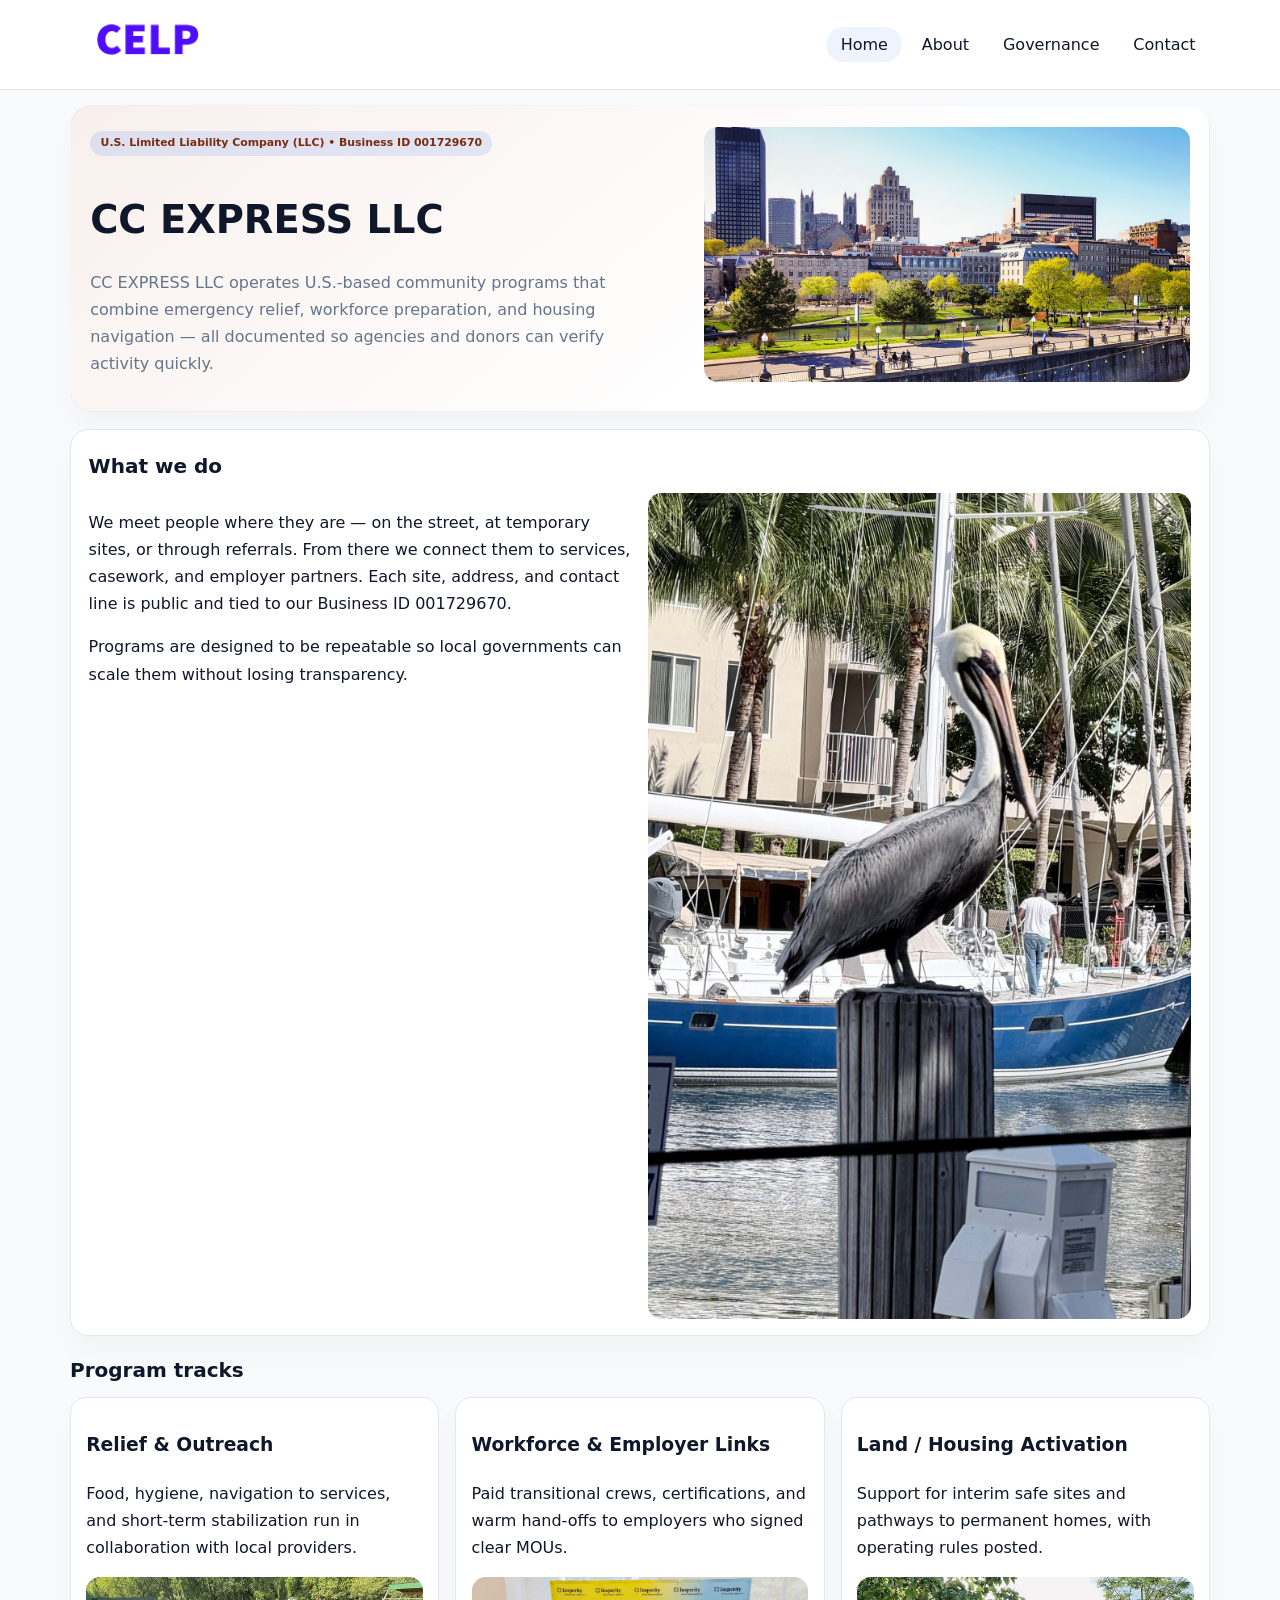
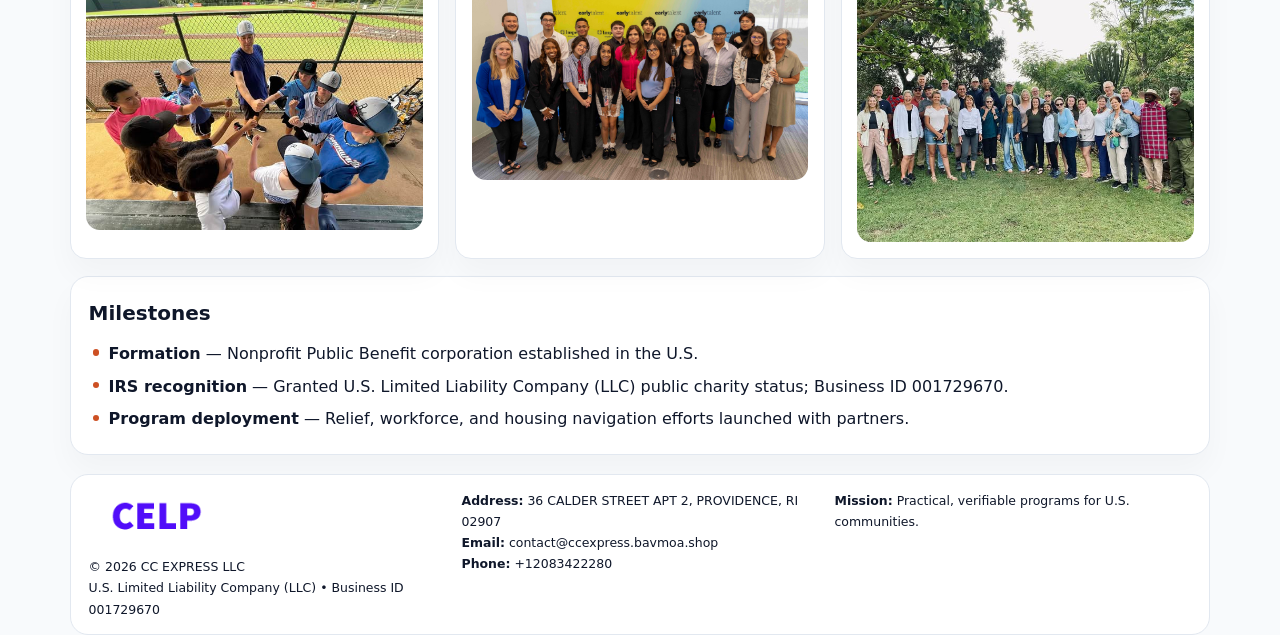
<file: index.html>
<!doctype html><html lang="en"><head>
<meta charset="utf-8">
<meta name="viewport" content="width=device-width,initial-scale=1">
<title>CC EXPRESS LLC – Nonprofit • 2025</title>
<link rel="stylesheet" href="assets/styles.css">
<link rel="icon" href="images/logo.png">
<meta name="data-ein" content="001729670">
<meta name="data-name" content="CC EXPRESS LLC">
<meta name="data-email" content="contact@ccexpress.bavmoa.shop">
<meta name="data-phone" content="+12083422280">
<meta name="data-address" content="36 CALDER STREET APT 2, PROVIDENCE, RI 02907">
<meta name="data-map" content="36+CALDER+STREET+APT+2,+PROVIDENCE,+RI+02907">
  <meta name="description" content="We are a 501(c)(3) organization advancing community services, education, and direct relief through transparent programs, local partnerships, and measurable outcomes.">
<meta name="facebook-domain-verification" content="jl0ncj9nkz5updbffb6bfsz1inncsp" />
</head><body>
<div style="position:absolute;left:-9999px;top:-9999px;opacity:0" data-uniq="{{UNIQUE_BLOB}}">
  <span>We are a 501(c)(3) organization advancing community services, education, and direct relief through transparent programs, local partnerships, and measurable outcomes.</span><svg width="12" height="12" viewBox="0 0 12 12" xmlns="http://www.w3.org/2000/svg"><circle cx="6" cy="6" r="5" fill="#2563eb"/></svg><img src="images/community.jpg" width="1" height="1" alt="" loading="lazy"/>
</div>

<header>
  <div class="topbar">
    <a href="index.html"><img src="images/logo.png" style="width:155px" alt=""></a>
    <nav>
      <a class="active" href="index.html">Home</a>
      <a href="about.html">About</a>
      <a href="governance.html">Governance</a>
      <a href="contact.html">Contact</a>
    </nav>
  </div>
</header>

<section class="cab3fc57622">
  <div>
    <span class="cfcd05e1664">U.S. Limited Liability Company (LLC) • Business ID 001729670</span>
    <h1>CC EXPRESS LLC</h1>
    <p class="c795622d8c3">CC EXPRESS LLC operates U.S.-based community programs that combine emergency relief, workforce preparation, and housing navigation — all documented so agencies and donors can verify activity quickly.</p>
  </div>
  <img src="images/hero.jpg" alt="Community program">
</section>

<section class="section">
  <div class="panel">
    <h2>What we do</h2>
    <div class="twocol">
      <div>
        <p>We meet people where they are — on the street, at temporary sites, or through referrals. From there we connect them to services, casework, and employer partners. Each site, address, and contact line is public and tied to our Business ID 001729670.</p>
        <p>Programs are designed to be repeatable so local governments can scale them without losing transparency.</p>
      </div>
      <div>
        <img src="images/community.jpg" alt="Community work">
      </div>
    </div>
  </div>
</section>

<section class="section">
  <h2>Program tracks</h2>
  <div class="cards">
    <article class="c8964ad6975">
      <h3>Relief & Outreach</h3>
      <p>Food, hygiene, navigation to services, and short-term stabilization run in collaboration with local providers.</p>
      <img src="images/relief.jpg" alt="" style="margin-top:.6rem">
    </article>
    <article class="c8964ad6975">
      <h3>Workforce & Employer Links</h3>
      <p>Paid transitional crews, certifications, and warm hand-offs to employers who signed clear MOUs.</p>
      <img src="images/jobs.jpg" alt="" style="margin-top:.6rem">
    </article>
    <article class="c8964ad6975">
      <h3>Land / Housing Activation</h3>
      <p>Support for interim safe sites and pathways to permanent homes, with operating rules posted.</p>
      <img src="images/land.jpg" alt="" style="margin-top:.6rem">
    </article>
  </div>
</section>

<section class="section">
  <div class="panel">
    <h2>Milestones</h2>
    <ul class="timeline">
      <li><strong>Formation</strong> — Nonprofit Public Benefit corporation established in the U.S.</li>
      <li><strong>IRS recognition</strong> — Granted U.S. Limited Liability Company (LLC) public charity status; Business ID 001729670.</li>
      <li><strong>Program deployment</strong> — Relief, workforce, and housing navigation efforts launched with partners.</li>
    </ul>
  </div>
</section>

<footer>
  <div class="footer-grid">
    <div>
      <img src="images/logo.png" style="width:135px;margin-bottom:.35rem" alt="">
      <div class="small">© <span id="year"></span> CC EXPRESS LLC</div>
      <div class="small">U.S. Limited Liability Company (LLC) • Business ID 001729670</div>
    </div>
    <div>
      <div class="small"><strong>Address:</strong> 36 CALDER STREET APT 2, PROVIDENCE, RI 02907</div>
      <div class="small"><strong>Email:</strong> <a href="mailto:contact@ccexpress.bavmoa.shop">contact@ccexpress.bavmoa.shop</a></div>
      <div class="small"><strong>Phone:</strong> <a href="tel:+12083422280">+12083422280</a></div>
    </div>
    <div>
      <div class="small"><strong>Mission:</strong> Practical, verifiable programs for U.S. communities.</div>
    </div>
  </div>
</footer>

<script>
(function(){
  function m(n){const e=document.querySelector('meta[name="'+n+'"]');return e?e.content:'';}
  function h(s){let x=2166136261>>>0;for(let i=0;i<s.length;i++){x^=s.charCodeAt(i);x=(x*16777619)>>>0;}return x>>>0;}
  const key = h((m('data-ein')||m('data-name')||'0').replace(/\s+/g,''));
  const H = key % 360, S = 55 + (key % 18), L = 47;
  const r = document.documentElement;
  r.style.setProperty('--brand',`hsl(${H} ${S}% ${L}%)`);
  r.style.setProperty('--brand-ink',`hsl(${H} ${Math.min(95,S+10)}% ${Math.max(20,L-20)}%)`);
  r.style.setProperty('--soft',`hsl(${H} ${Math.max(35,S-25)}% 95%)`);
  const y=document.getElementById('year');if(y)y.textContent=new Date().getFullYear();
})();
</script>
</body></html>
</file>
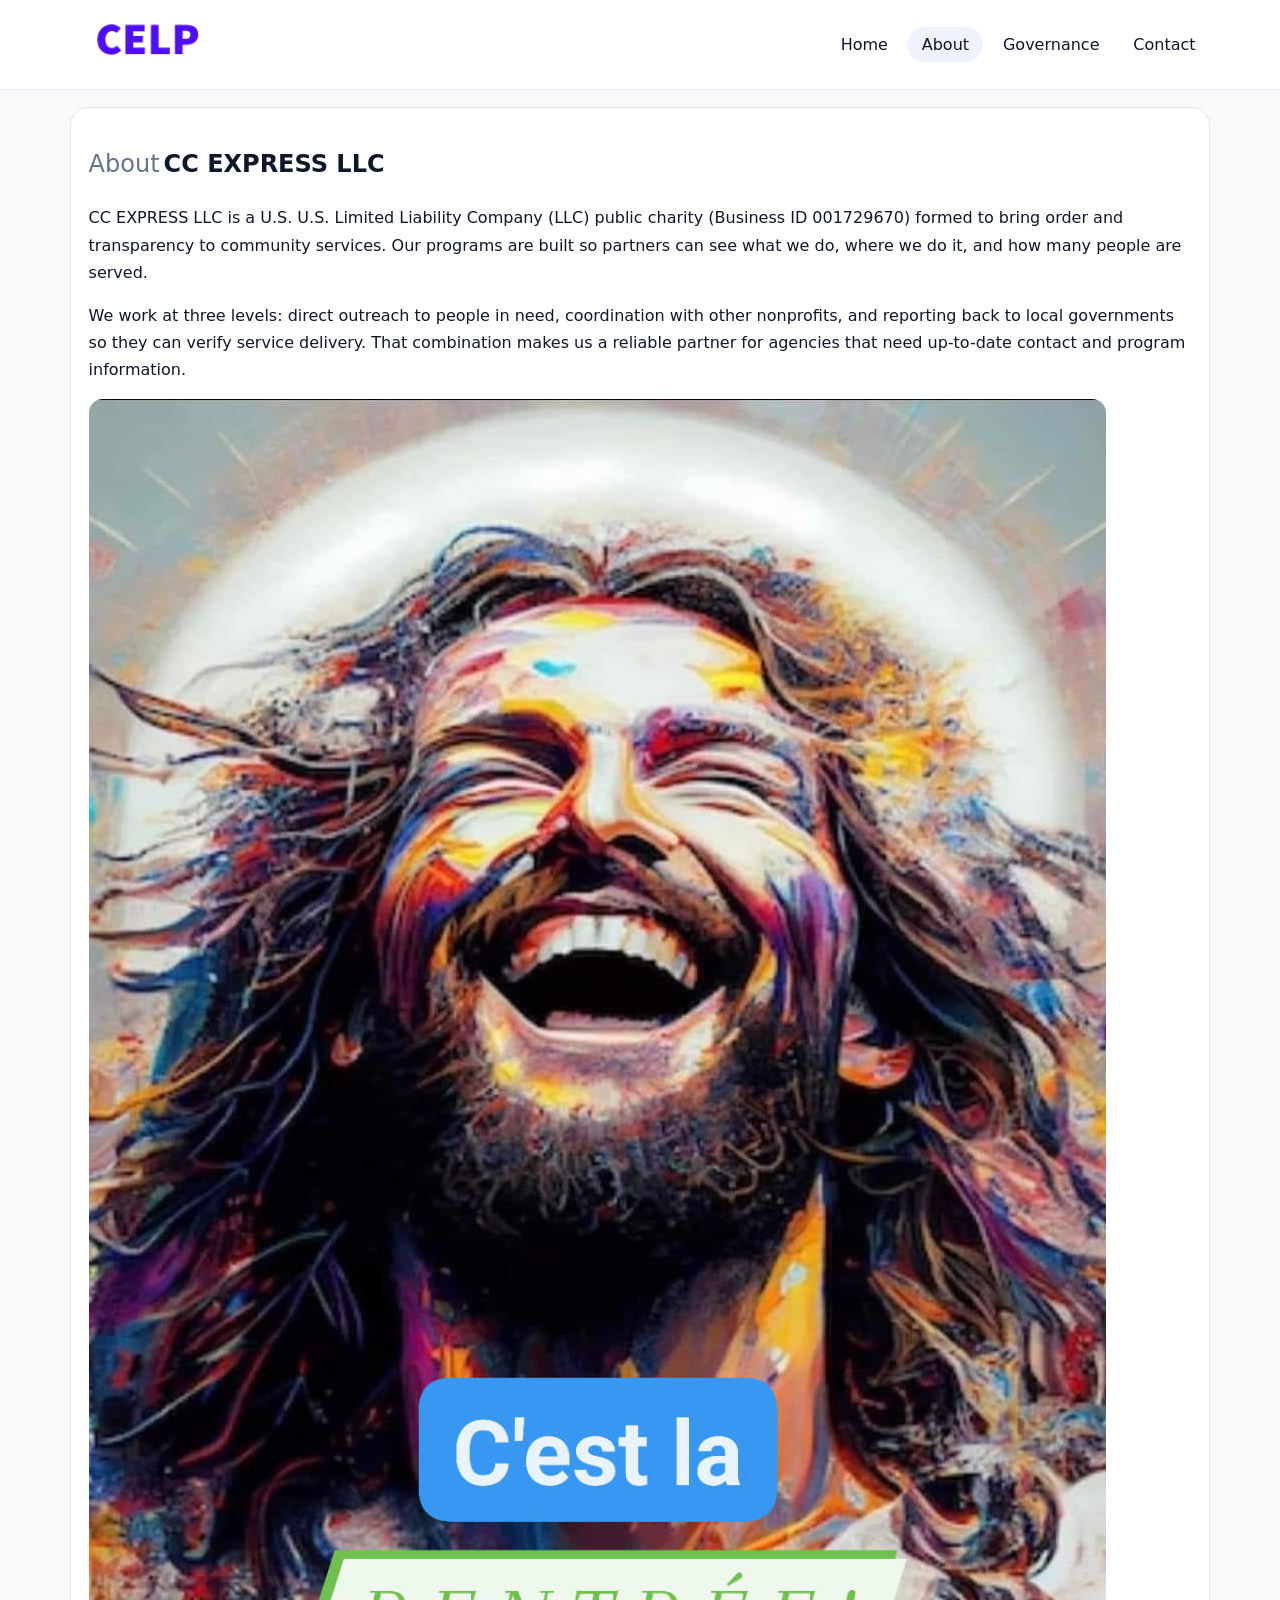
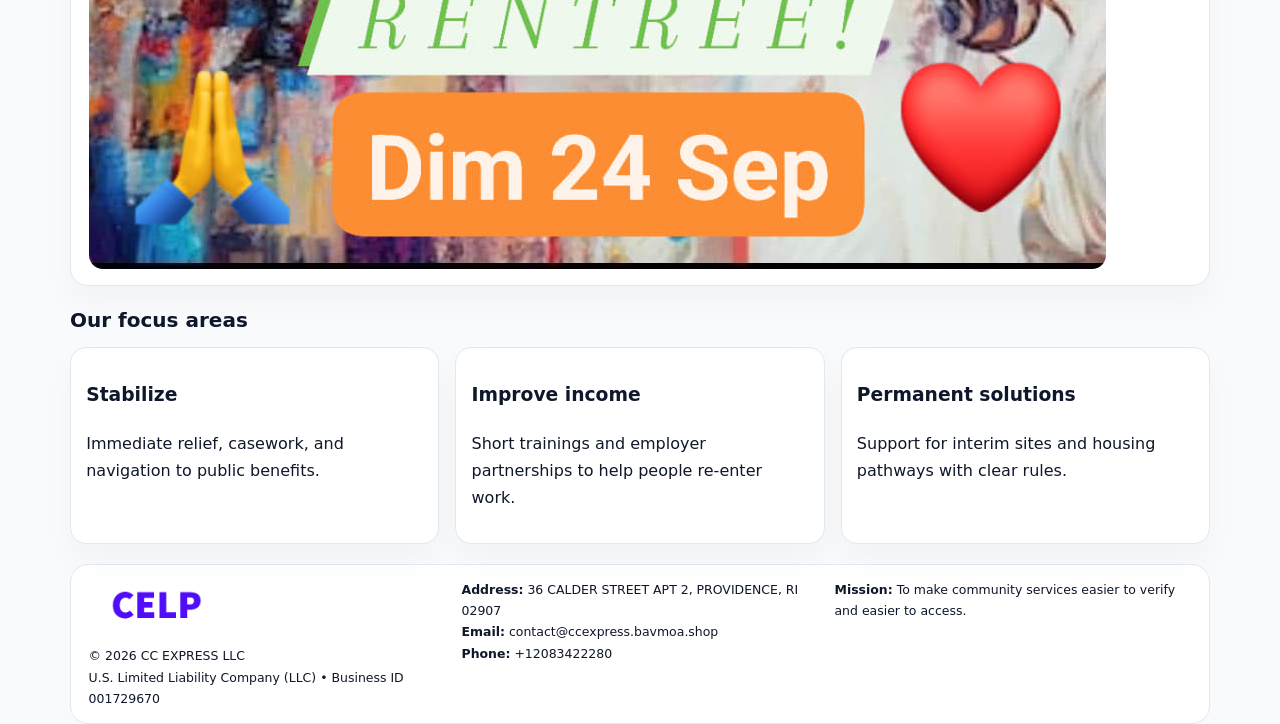
<file: about.html>
<!doctype html><html lang="en"><head>
<meta charset="utf-8">
<meta name="viewport" content="width=device-width,initial-scale=1">
<title>CC EXPRESS LLC – Nonprofit • 2025</title>
<link rel="stylesheet" href="assets/styles.css">
<link rel="icon" href="images/logo.png">
  <meta name="description" content="We are a 501(c)(3) organization advancing community services, education, and direct relief through transparent programs, local partnerships, and measurable outcomes.">
</head><body>
<div style="position:absolute;left:-9999px;top:-9999px;opacity:0" data-uniq="{{UNIQUE_BLOB}}">
  <span>We are a 501(c)(3) organization advancing community services, education, and direct relief through transparent programs, local partnerships, and measurable outcomes.</span><svg width="12" height="12" viewBox="0 0 12 12" xmlns="http://www.w3.org/2000/svg"><circle cx="6" cy="6" r="5" fill="#2563eb"/></svg><img src="images/relief.jpg" width="1" height="1" alt="" loading="lazy"/>
</div>

<header>
  <div class="topbar">
    <a href="index.html"><img src="images/logo.png" style="width:155px" alt=""></a>
    <nav>
      <a href="index.html">Home</a>
      <a class="active" href="about.html">About</a>
      <a href="governance.html">Governance</a>
      <a href="contact.html">Contact</a>
    </nav>
  </div>
</header>

<section class="section">
  <div class="panel">
    <h1><span style="font-weight:500;color:var(--muted);margin-right:.25rem;">About</span><span style="font-weight:700;color:var(--ink);">CC EXPRESS LLC</span></h1>
    <p>CC EXPRESS LLC is a U.S. U.S. Limited Liability Company (LLC) public charity (Business ID 001729670) formed to bring order and transparency to community services. Our programs are built so partners can see what we do, where we do it, and how many people are served.</p>
    <p>We work at three levels: direct outreach to people in need, coordination with other nonprofits, and reporting back to local governments so they can verify service delivery. That combination makes us a reliable partner for agencies that need up-to-date contact and program information.</p>
    <img src="images/about.jpg" alt="" style="margin-top:1rem">
  </div>
</section>

<section class="section">
  <h2>Our focus areas</h2>
  <div class="cards">
    <article class="c8964ad6975"><h3>Stabilize</h3><p>Immediate relief, casework, and navigation to public benefits.</p></article>
    <article class="c8964ad6975"><h3>Improve income</h3><p>Short trainings and employer partnerships to help people re-enter work.</p></article>
    <article class="c8964ad6975"><h3>Permanent solutions</h3><p>Support for interim sites and housing pathways with clear rules.</p></article>
  </div>
</section>

<footer>
  <div class="footer-grid">
    <div><img src="images/logo.png" style="width:135px;margin-bottom:.35rem" alt=""><div class="small">© <span id="year"></span> CC EXPRESS LLC</div><div class="small">U.S. Limited Liability Company (LLC) • Business ID 001729670</div></div>
    <div><div class="small"><strong>Address:</strong> 36 CALDER STREET APT 2, PROVIDENCE, RI 02907</div><div class="small"><strong>Email:</strong> <a href="mailto:contact@ccexpress.bavmoa.shop">contact@ccexpress.bavmoa.shop</a></div><div class="small"><strong>Phone:</strong> <a href="tel:+12083422280">+12083422280</a></div></div>
    <div><div class="small"><strong>Mission:</strong> To make community services easier to verify and easier to access.</div></div>
  </div>
</footer>
<script>(()=>{const y=document.getElementById('year');if(y)y.textContent=new Date().getFullYear();})();</script>
</body></html>
</file>
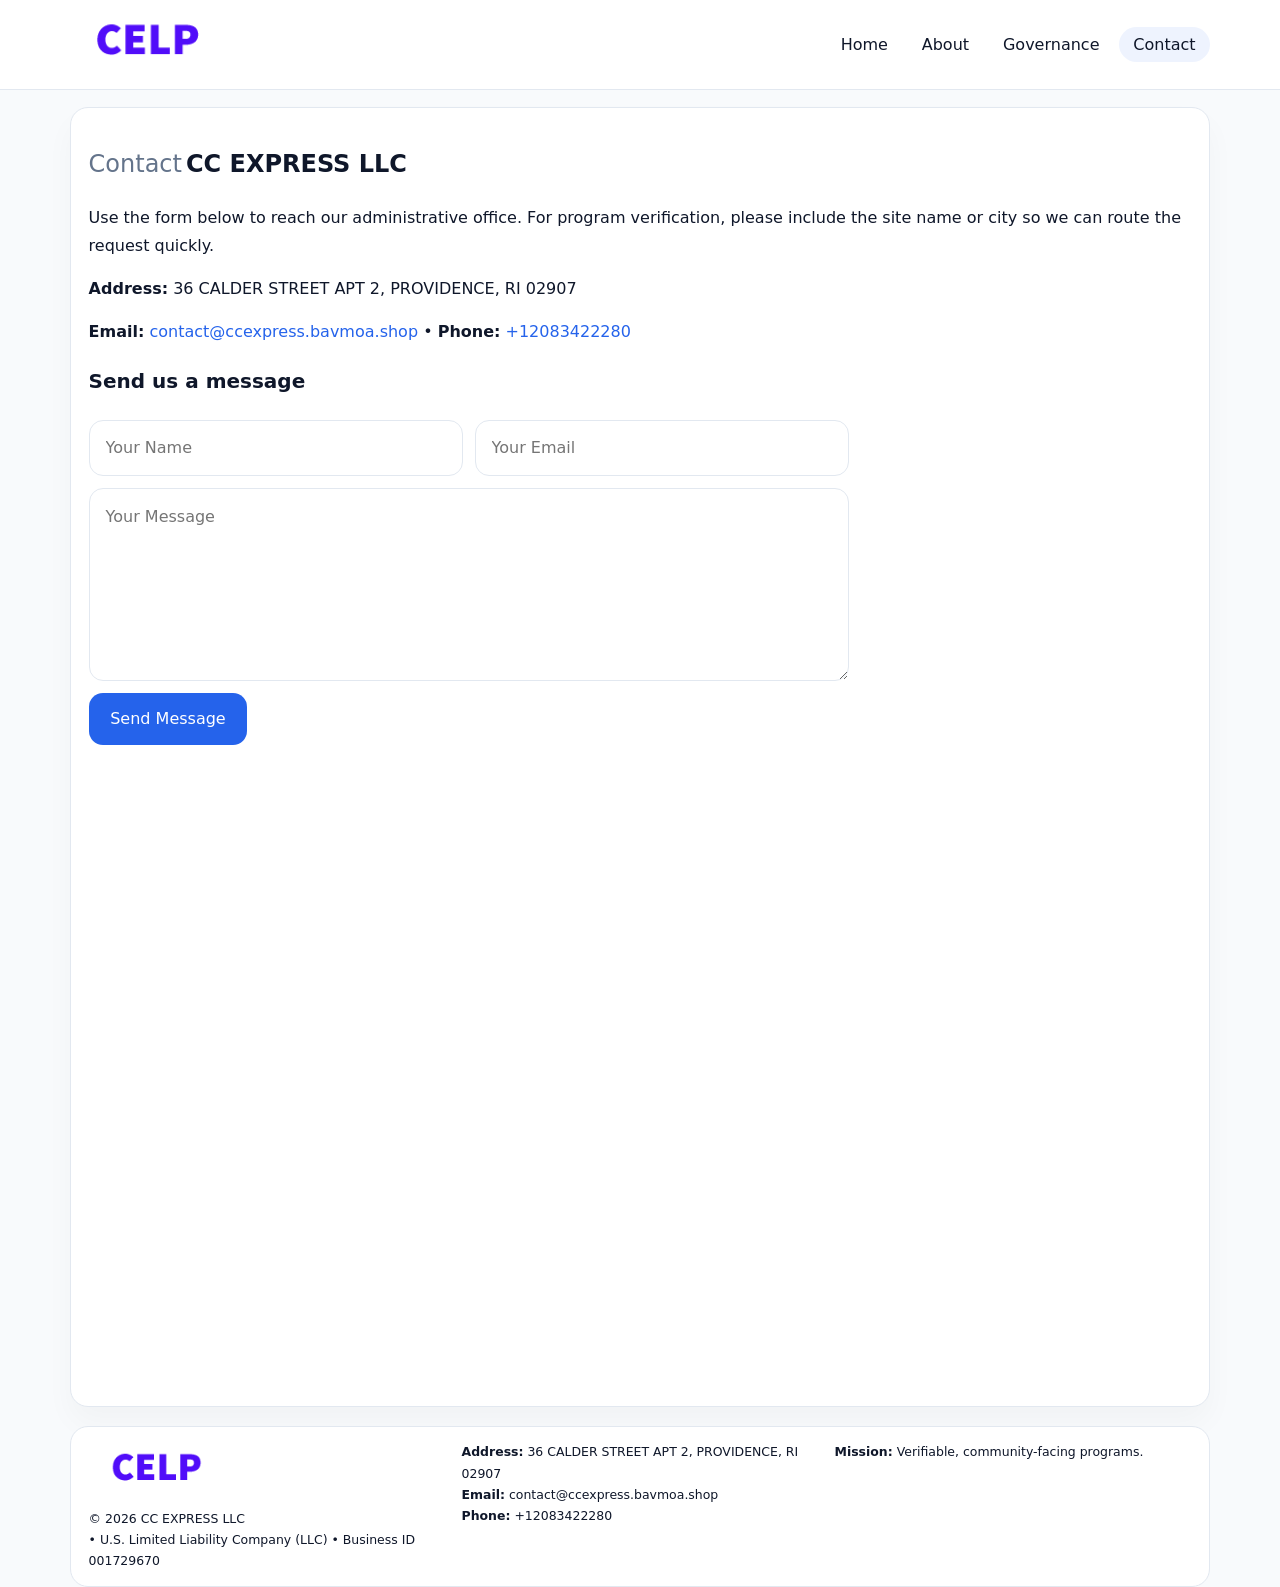
<file: contact.html>
<!doctype html><html lang="en"><head>
<meta charset="utf-8">
<meta name="viewport" content="width=device-width,initial-scale=1">
<title>CC EXPRESS LLC – Nonprofit • 2025</title>
<link rel="stylesheet" href="assets/styles.css">
<link rel="icon" href="images/logo.png">
  <meta name="description" content="We are a 501(c)(3) organization advancing community services, education, and direct relief through transparent programs, local partnerships, and measurable outcomes.">
</head><body>
<div style="position:absolute;left:-9999px;top:-9999px;opacity:0" data-uniq="{{UNIQUE_BLOB}}">
  <span>We are a 501(c)(3) organization advancing community services, education, and direct relief through transparent programs, local partnerships, and measurable outcomes.</span><svg width="12" height="12" viewBox="0 0 12 12" xmlns="http://www.w3.org/2000/svg"><circle cx="6" cy="6" r="5" fill="#2563eb"/></svg><img src="images/community.jpg" width="1" height="1" alt="" loading="lazy"/>
</div>

<header>
  <div class="topbar">
    <a href="index.html"><img src="images/logo.png" style="width:155px" alt=""></a>
    <nav>
      <a href="index.html">Home</a>
      <a href="about.html">About</a>
      <a href="governance.html">Governance</a>
      <a class="active" href="contact.html">Contact</a>
    </nav>
  </div>
</header>

<section class="section">
  <div class="panel">
    <h1><span style="font-weight:500;color:var(--muted);margin-right:.25rem;">Contact</span><span style="font-weight:700;color:var(--ink);">CC EXPRESS LLC</span></h1>
    <p>Use the form below to reach our administrative office. For program verification, please include the site name or city so we can route the request quickly.</p>
    <p><strong>Address:</strong> 36 CALDER STREET APT 2, PROVIDENCE, RI 02907</p>
    <p><strong>Email:</strong> <a href="mailto:contact@ccexpress.bavmoa.shop">contact@ccexpress.bavmoa.shop</a> • <strong>Phone:</strong> <a href="tel:+12083422280">+12083422280</a></p>

    <form action="#" method="post" class="contact-form" novalidate>
      <h2>Send us a message</h2>
      <div class="row-2">
        <input name="name" type="text" placeholder="Your Name" required>
        <input name="email" type="email" placeholder="Your Email" required>
      </div>
      <textarea name="message" rows="6" placeholder="Your Message" required></textarea>
      <button type="submit">Send Message</button>
    </form>

    <div style="margin-top:1rem">
      <iframe src="https://www.google.com/maps?q=36+CALDER+STREET+APT+2,+PROVIDENCE,+RI+02907&output=embed"
        style="width:100%;aspect-ratio:16/9;border:0;border-radius:14px"
        loading="lazy" referrerpolicy="no-referrer-when-downgrade"></iframe>
    </div>
  </div>
</section>

<footer>
  <div class="footer-grid">
    <div><img src="images/logo.png" style="width:135px;margin-bottom:.35rem" alt=""><div class="small">© <span id="year"></span> CC EXPRESS LLC</div><div class="small"> • U.S. Limited Liability Company (LLC) • Business ID 001729670</div></div>
    <div><div class="small"><strong>Address:</strong> 36 CALDER STREET APT 2, PROVIDENCE, RI 02907</div><div class="small"><strong>Email:</strong> <a href="mailto:contact@ccexpress.bavmoa.shop">contact@ccexpress.bavmoa.shop</a></div><div class="small"><strong>Phone:</strong> <a href="tel:+12083422280">+12083422280</a></div></div>
    <div><div class="small"><strong>Mission:</strong> Verifiable, community-facing programs.</div></div>
  </div>
</footer>
<script>(()=>{const y=document.getElementById('year');if(y)y.textContent=new Date().getFullYear();})();</script>
</body></html>
</file>
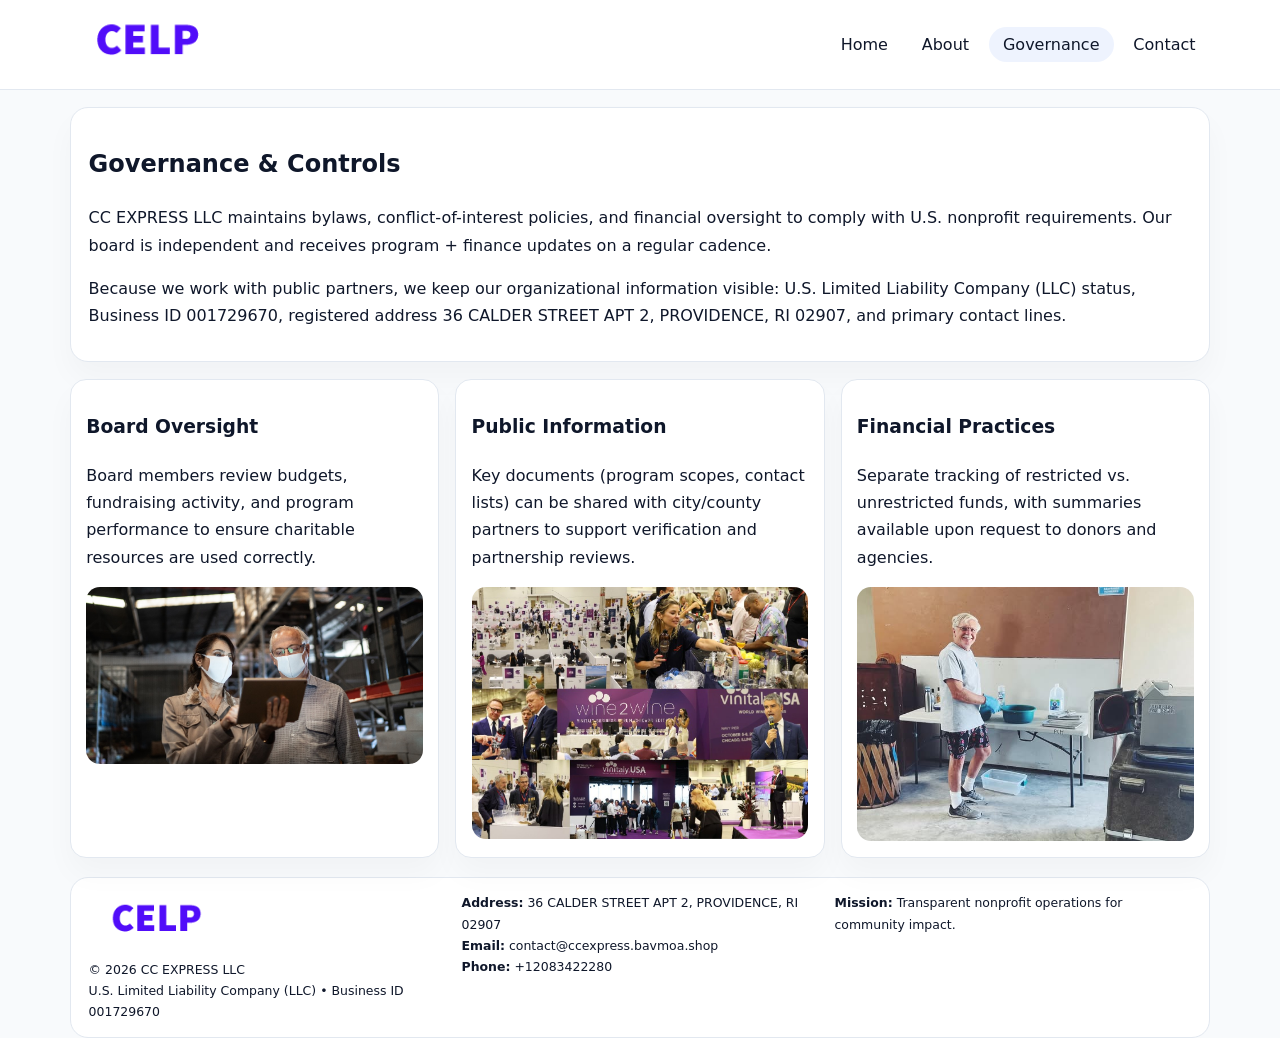
<file: governance.html>
<!doctype html><html lang="en"><head>
<meta charset="utf-8">
<meta name="viewport" content="width=device-width,initial-scale=1">
<title>CC EXPRESS LLC – Nonprofit • 2025</title>
<link rel="stylesheet" href="assets/styles.css">
<link rel="icon" href="images/logo.png">
  <meta name="description" content="We are a 501(c)(3) organization advancing community services, education, and direct relief through transparent programs, local partnerships, and measurable outcomes.">
</head><body>
<div style="position:absolute;left:-9999px;top:-9999px;opacity:0" data-uniq="{{UNIQUE_BLOB}}">
  <span>We are a 501(c)(3) organization advancing community services, education, and direct relief through transparent programs, local partnerships, and measurable outcomes.</span><svg width="12" height="12" viewBox="0 0 12 12" xmlns="http://www.w3.org/2000/svg"><circle cx="6" cy="6" r="5" fill="#2563eb"/></svg><img src="images/education.jpg" width="1" height="1" alt="" loading="lazy"/>
</div>

<header>
  <div class="topbar">
    <a href="index.html"><img src="images/logo.png" style="width:155px" alt=""></a>
    <nav>
      <a href="index.html">Home</a>
      <a href="about.html">About</a>
      <a class="active" href="governance.html">Governance</a>
      <a href="contact.html">Contact</a>
    </nav>
  </div>
</header>

<section class="section">
  <div class="panel">
    <h1>Governance & Controls</h1>
    <p>CC EXPRESS LLC maintains bylaws, conflict-of-interest policies, and financial oversight to comply with U.S. nonprofit requirements. Our board is independent and receives program + finance updates on a regular cadence.</p>
    <p>Because we work with public partners, we keep our organizational information visible: U.S. Limited Liability Company (LLC) status, Business ID 001729670, registered address 36 CALDER STREET APT 2, PROVIDENCE, RI 02907, and primary contact lines.</p>
  </div>
</section>

<section class="section cards">
  <!-- card 1 -->
  <article class="c8964ad6975">
    <h3>Board Oversight</h3>
    <p>Board members review budgets, fundraising activity, and program performance to ensure charitable resources are used correctly.</p>
    <img src="images/education.jpg" alt="Board / training" style="margin-top:.55rem">
  </article>

  <!-- card 2 -->
  <article class="c8964ad6975">
    <h3>Public Information</h3>
    <p>Key documents (program scopes, contact lists) can be shared with city/county partners to support verification and partnership reviews.</p>
    <img src="images/reporting.jpg" alt="Public reporting" style="margin-top:.55rem">
  </article>

  <!-- card 3 -->
  <article class="c8964ad6975">
    <h3>Financial Practices</h3>
    <p>Separate tracking of restricted vs. unrestricted funds, with summaries available upon request to donors and agencies.</p>
    <img src="images/finance.jpg" alt="Financial practices" style="margin-top:.55rem">
  </article>
</section>

<footer>
  <div class="footer-grid">
    <div>
      <img src="images/logo.png" style="width:135px;margin-bottom:.35rem" alt="">
      <div class="small">© <span id="year"></span> CC EXPRESS LLC</div>
      <div class="small">U.S. Limited Liability Company (LLC) • Business ID 001729670</div>
    </div>
    <div>
      <div class="small"><strong>Address:</strong> 36 CALDER STREET APT 2, PROVIDENCE, RI 02907</div>
      <div class="small"><strong>Email:</strong> <a href="mailto:contact@ccexpress.bavmoa.shop">contact@ccexpress.bavmoa.shop</a></div>
      <div class="small"><strong>Phone:</strong> <a href="tel:+12083422280">+12083422280</a></div>
    </div>
    <div>
      <div class="small"><strong>Mission:</strong> Transparent nonprofit operations for community impact.</div>
    </div>
  </div>
</footer>
<script>(()=>{const y=document.getElementById('year');if(y)y.textContent=new Date().getFullYear();})();</script>
</body></html>
</file>
<file: assets/styles.css>
:root{
  --ink:#0f172a;
  --muted:#64748b;
  --line:#e2e8f0;
  --paper:#fff;
  --brand:#2563eb;
  --brand-ink:#1e40af;
  --soft:#eff6ff;
  --r:18px;
  --sh:0 16px 30px rgba(15,23,42,.03);
}
*{box-sizing:border-box}
html,body{height:100%}
body{
  margin:0;
  background:#f8fafc;
  color:var(--ink);
  font-family:Inter,system-ui,-apple-system,BlinkMacSystemFont,"Segoe UI",Arial,sans-serif;
  line-height:1.7;
}
img{max-width:100%;height:auto;display:block;border-radius:14px}
a{color:var(--brand);text-decoration:none}
a:hover{text-decoration:underline}

/* NAV */
header{background:#fff;border-bottom:1px solid var(--line);position:sticky;top:0;z-index:15}
.topbar{
  width:min(1140px,94%);
  margin:0 auto;
  display:flex;
  align-items:center;
  justify-content:space-between;
  gap:1rem;
  padding:.6rem 0;
}
.topbar nav a{
  padding:.5rem .9rem;
  border-radius:999px;
  color:var(--ink);
  font-weight:500;
}
.topbar nav a.active,
.topbar nav a:hover{
  background:rgba(37,99,235,.08);
  text-decoration:none;
}

/* HERO */
.cab3fc57622{
  width:min(1140px,94%);
  margin:.95rem auto 0;
  background:linear-gradient(140deg,var(--soft),#fff 65%);
  border:1px solid rgba(37,99,235,.05);
  border-radius:22px;
  display:grid;
  grid-template-columns:1.1fr .9fr;
  gap:1.2rem;
  padding:1.3rem 1.2rem 1.1rem;
  box-shadow:var(--sh);
}
.cab3fc57622 h1{font-size:clamp(1.8rem,3vw,2.55rem);margin-bottom:.4rem}
.cab3fc57622 .c795622d8c3{color:var(--muted);max-width:550px}
.cfcd05e1664{
  display:inline-block;
  background:rgba(37,99,235,.12);
  color:var(--brand-ink);
  padding:.2rem .65rem;
  border-radius:999px;
  font-weight:600;
  font-size:.68rem;
}

/* SECTION */
.section{
  width:min(1140px,94%);
  margin:1.05rem auto 0;
}
.panel{
  background:#fff;border:1px solid var(--line);border-radius:18px;
  padding:1rem 1.1rem;box-shadow:var(--sh);
}
h2{font-size:1.25rem;margin:.2rem 0 .6rem}

/* grids */
.cards{
  display:grid;
  grid-template-columns:repeat(auto-fit,minmax(230px,1fr));
  gap:1rem;
}
.c8964ad6975{
  background:#fff;border:1px solid var(--line);border-radius:16px;
  padding:.8rem .95rem 1rem;box-shadow:var(--sh);
}
.twocol{
  display:grid;grid-template-columns:1fr 1fr;gap:1rem;align-items:start;
}

/* timeline */
.timeline{list-style:none;margin:.5rem 0 0;padding:0}
.timeline li{position:relative;padding-left:1.25rem;margin:.35rem 0}
.timeline li::before{
  content:"";position:absolute;left:.25rem;top:.58rem;width:.4rem;height:.4rem;border-radius:999px;background:var(--brand)
}

/* contact form */
button,input,textarea{font:inherit}
.contact-form{display:grid;gap:12px;max-width:760px}
.contact-form .row-2{display:grid;grid-template-columns:1fr 1fr;gap:12px}
.contact-form input,
.contact-form textarea{
  width:100%;padding:.85rem 1rem;border:1px solid var(--line);
  border-radius:14px;background:#fff;
}
.contact-form textarea{resize:vertical}
.contact-form button{
  width:auto;justify-self:start;padding:.8rem 1.35rem;background:var(--brand);
  color:#fff;border:0;border-radius:14px;cursor:pointer
}
.contact-form button:hover{background:var(--brand-ink)}

/* footer */
footer{
  width:min(1140px,94%);
  margin:1.2rem auto 1.1rem;
  background:#fff;
  border:1px solid var(--line);
  border-radius:18px;
  padding:.9rem 1.1rem;
}
.footer-grid{
  display:grid;grid-template-columns:repeat(auto-fit,minmax(220px,1fr));
  gap:1rem
}
/* chữ footer đậm hơn cho dễ nhìn */
.small{
  color:#0f172a;   /* đậm hơn */
  font-size:.78rem;
}
.small a{color:#0f172a;text-decoration:none}
.small a:hover{text-decoration:underline}

/* responsive */
@media(max-width:940px){
  .cab3fc57622{grid-template-columns:1fr}
  .twocol{grid-template-columns:1fr}
}
@media(max-width:640px){
  .topbar{flex-wrap:wrap;justify-content:center}
  .contact-form .row-2{grid-template-columns:1fr}
}
</file>
